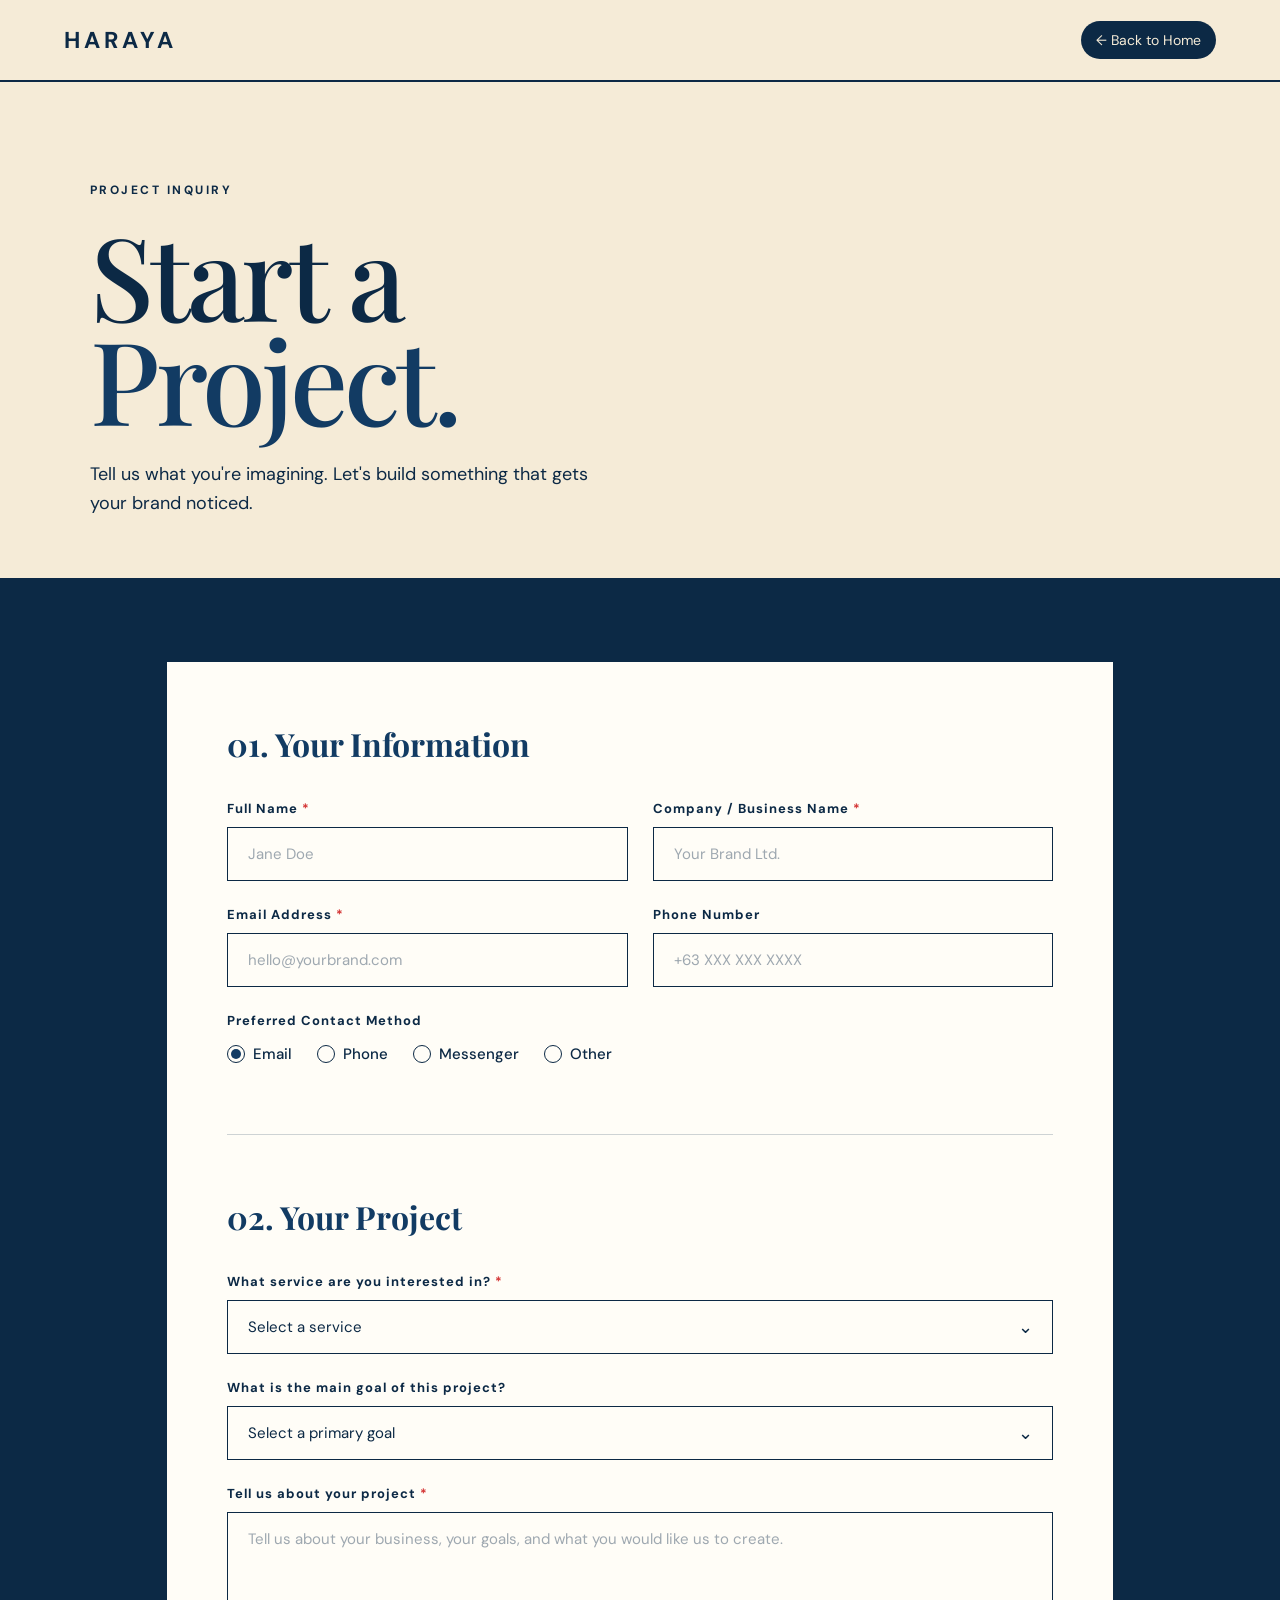
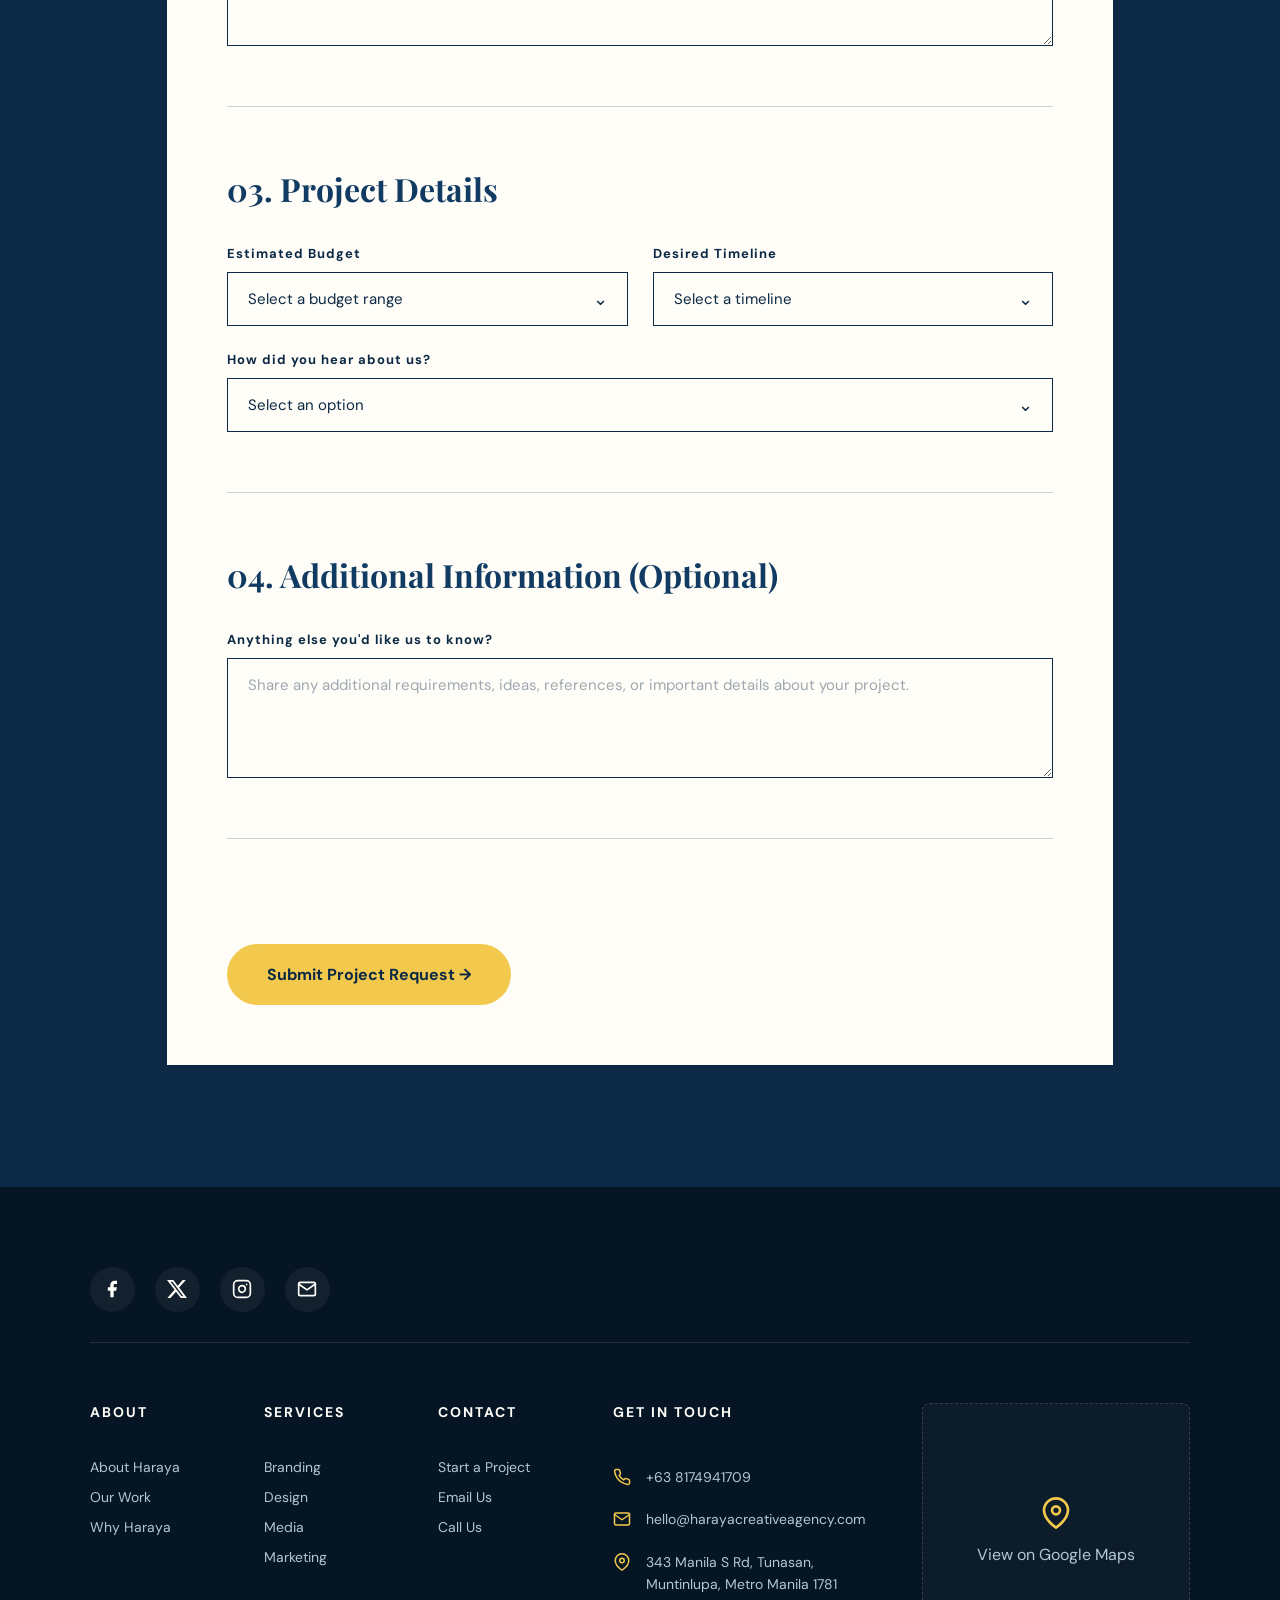
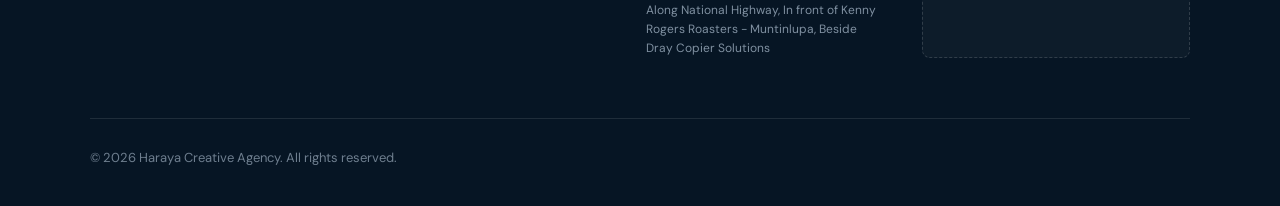
<file: start-project.html>
<!DOCTYPE html>
<html lang="en">
<head>
    <meta charset="UTF-8">
    <meta name="viewport" content="width=device-width, initial-scale=1.0">
    <title>Start a Project — Haraya Creative Agency</title>

    <!-- GOOGLE FONTS -->
    <link rel="preconnect" href="https://fonts.googleapis.com">
    <link rel="preconnect" href="https://fonts.gstatic.com" crossorigin>
    <link href="https://fonts.googleapis.com/css2?family=DM+Sans:wght@400;500;600;700&family=Playfair+Display:wght@500;600;700&display=swap" rel="stylesheet">
    
    <link rel="stylesheet" href="style.css">
</head>
<body class="page-start-project">

    <!-- =========================================
         HEADER
    ========================================== -->
    <header class="navbar project-navbar" id="projectNavbar">
        <a href="index.html" class="nav-logo">HARAYA</a>
        
        <nav class="desktop-nav">
            <a href="index.html" class="nav-cta back-home-btn">← Back to Home</a>
        </nav>

        <!-- Mobile Back Button -->
        <a href="index.html" class="mobile-back-btn">← Back</a>
    </header>

    <main>
        <!-- =====================================
             PROJECT HERO
        ====================================== -->
        <section class="project-hero">
            <div class="section-label">PROJECT INQUIRY</div>
            <h1>
                Start a<br>
                <em>Project.</em>
            </h1>
            <p>Tell us what you're imagining. Let's build something that gets your brand noticed.</p>
        </section>

        <!-- =====================================
             FORM SECTION
        ====================================== -->
        <section class="project-form-section">
            <div class="form-container">
                <form id="projectForm" class="inquiry-form">
                    
                    <!-- SECTION 1: YOUR INFORMATION -->
                    <div class="form-section">
                        <h3>01. Your Information</h3>
                        
                        <div class="form-grid">
                            <div class="form-group">
                                <label for="fullName">Full Name <span>*</span></label>
                                <input type="text" id="fullName" name="fullName" required placeholder="Jane Doe">
                            </div>

                            <div class="form-group">
                                <label for="companyName">Company / Business Name <span>*</span></label>
                                <input type="text" id="companyName" name="companyName" required placeholder="Your Brand Ltd.">
                            </div>

                            <div class="form-group">
                                <label for="emailAddress">Email Address <span>*</span></label>
                                <input type="email" id="emailAddress" name="emailAddress" required placeholder="hello@yourbrand.com">
                            </div>

                            <div class="form-group">
                                <label for="phoneNumber">Phone Number</label>
                                <input type="tel" id="phoneNumber" name="phoneNumber" placeholder="+63 XXX XXX XXXX">
                            </div>

                            <div class="form-group full-width">
                                <label>Preferred Contact Method</label>
                                <div class="radio-group">
                                    <label class="radio-label"><input type="radio" name="contactMethod" value="Email" checked> Email</label>
                                    <label class="radio-label"><input type="radio" name="contactMethod" value="Phone"> Phone</label>
                                    <label class="radio-label"><input type="radio" name="contactMethod" value="Messenger"> Messenger</label>
                                    <label class="radio-label"><input type="radio" name="contactMethod" value="Other"> Other</label>
                                </div>
                            </div>
                        </div>
                    </div>

                    <!-- SECTION 2: YOUR PROJECT -->
                    <div class="form-section">
                        <h3>02. Your Project</h3>
                        
                        <div class="form-grid">
                            <div class="form-group full-width">
                                <label for="serviceNeeded">What service are you interested in? <span>*</span></label>
                                <div class="select-wrapper">
                                    <select id="serviceNeeded" name="serviceNeeded" required>
                                        <option value="" disabled selected>Select a service</option>
                                        <option value="Branding">Branding</option>
                                        <option value="Logo Design">Logo Design</option>
                                        <option value="Brand Identity">Brand Identity</option>
                                        <option value="Graphic Design">Graphic Design</option>
                                        <option value="Web Design">Web Design</option>
                                        <option value="Photography">Photography</option>
                                        <option value="Video Production">Video Production</option>
                                        <option value="Content Creation">Content Creation</option>
                                        <option value="Marketing">Marketing</option>
                                        <option value="Other">Other</option>
                                    </select>
                                </div>
                            </div>

                            <div class="form-group full-width">
                                <label for="projectGoal">What is the main goal of this project?</label>
                                <div class="select-wrapper">
                                    <select id="projectGoal" name="projectGoal">
                                        <option value="" disabled selected>Select a primary goal</option>
                                        <option value="Build a new brand">Build a new brand</option>
                                        <option value="Improve an existing brand">Improve an existing brand</option>
                                        <option value="Create a website">Create a website</option>
                                        <option value="Promote a product or service">Promote a product or service</option>
                                        <option value="Create marketing content">Create marketing content</option>
                                        <option value="Increase brand awareness">Increase brand awareness</option>
                                        <option value="Other">Other</option>
                                    </select>
                                </div>
                            </div>

                            <div class="form-group full-width">
                                <label for="projectDescription">Tell us about your project <span>*</span></label>
                                <textarea id="projectDescription" name="projectDescription" required rows="5" placeholder="Tell us about your business, your goals, and what you would like us to create."></textarea>
                            </div>
                        </div>
                    </div>

                    <!-- SECTION 3: PROJECT DETAILS -->
                    <div class="form-section">
                        <h3>03. Project Details</h3>
                        
                        <div class="form-grid">
                            <div class="form-group">
                                <label for="estimatedBudget">Estimated Budget</label>
                                <div class="select-wrapper">
                                    <select id="estimatedBudget" name="estimatedBudget">
                                        <option value="" disabled selected>Select a budget range</option>
                                        <option value="Under ₱10,000">Under ₱10,000</option>
                                        <option value="₱10,000 - ₱25,000">₱10,000 – ₱25,000</option>
                                        <option value="₱25,000 - ₱50,000">₱25,000 – ₱50,000</option>
                                        <option value="₱50,000 - ₱100,000">₱50,000 – ₱100,000</option>
                                        <option value="₱100,000+">₱100,000+</option>
                                        <option value="Not sure yet">I'm not sure yet</option>
                                    </select>
                                </div>
                            </div>

                            <div class="form-group">
                                <label for="desiredTimeline">Desired Timeline</label>
                                <div class="select-wrapper">
                                    <select id="desiredTimeline" name="desiredTimeline">
                                        <option value="" disabled selected>Select a timeline</option>
                                        <option value="ASAP">As soon as possible</option>
                                        <option value="Within 1 month">Within 1 month</option>
                                        <option value="1-3 months">1–3 months</option>
                                        <option value="3-6 months">3–6 months</option>
                                        <option value="Flexible">Flexible / No specific deadline</option>
                                    </select>
                                </div>
                            </div>
                            
                            <div class="form-group full-width">
                                <label for="referralSource">How did you hear about us?</label>
                                <div class="select-wrapper">
                                    <select id="referralSource" name="referralSource">
                                        <option value="" disabled selected>Select an option</option>
                                        <option value="Facebook">Facebook</option>
                                        <option value="Instagram">Instagram</option>
                                        <option value="Google">Google</option>
                                        <option value="Referral">Referral</option>
                                        <option value="Other">Other</option>
                                    </select>
                                </div>
                            </div>
                        </div>
                    </div>

                    <!-- SECTION 4: ADDITIONAL INFO -->
                    <div class="form-section">
                        <h3>04. Additional Information (Optional)</h3>
                        <div class="form-group full-width">
                            <label for="additionalInfo">Anything else you'd like us to know?</label>
                            <textarea id="additionalInfo" name="additionalInfo" rows="4" placeholder="Share any additional requirements, ideas, references, or important details about your project."></textarea>
                        </div>
                    </div>

                    <!-- SUBMIT BUTTON -->
                    <div class="form-submit">
                        <button type="submit" class="cta-button submit-btn">Submit Project Request →</button>
                    </div>

                </form>
            </div>
        </section>
    </main>

    <!-- SUCCESS POPUP -->
    <div class="success-overlay" id="successOverlay">
        <div class="success-popup">
            <div class="success-icon">
                <svg viewBox="0 0 24 24" fill="none" stroke="currentColor" stroke-width="2.5" stroke-linecap="round" stroke-linejoin="round">
                    <polyline points="20 6 9 17 4 12"></polyline>
                </svg>
            </div>
            <h2>Project Request Submitted</h2>
            <p>Thank you for reaching out to Haraya Creative Agency. We've received your project request and will get back to you soon.</p>
        </div>
    </div>

    <!-- =========================================
         FOOTER (Exact Match)
    ========================================== -->
    <footer class="haraya-footer">
        <div class="haraya-footer-container">
            <div class="haraya-footer-socials">
                <a href="https://www.facebook.com/share/19Nyep2dYW/?mibextid=wwXIfr" target="_blank" aria-label="Facebook">
                    <svg viewBox="0 0 24 24"><path d="M18 2h-3a5 5 0 0 0-5 5v3H7v4h3v8h4v-8h3l1-4h-4V7a1 1 0 0 1 1-1h3z"></path></svg>
                </a>
                <a href="https://x.com/hiraya_4A" target="_blank" aria-label="X (Twitter)">
                    <svg viewBox="0 0 24 24"><path d="M18.901 1.153h3.68l-8.04 9.19L24 22.846h-7.406l-5.8-7.584-6.638 7.584H.474l8.6-9.83L0 1.154h7.594l5.243 6.932ZM17.61 20.644h2.039L6.486 3.24H4.298Z"></path></svg>
                </a>
                <a href="https://www.instagram.com/harayacreativeagency/" target="_blank" aria-label="Instagram">
                    <svg viewBox="0 0 24 24" fill="none" stroke="currentColor" stroke-width="2" stroke-linecap="round" stroke-linejoin="round"><rect x="2" y="2" width="20" height="20" rx="5" ry="5"></rect><path d="M16 11.37A4 4 0 1 1 12.63 8 4 4 0 0 1 16 11.37z"></path><line x1="17.5" y1="6.5" x2="17.51" y2="6.5"></line></svg>
                </a>
                <a href="mailto:hello@harayacreativeagency.com" aria-label="Email Us">
                    <svg viewBox="0 0 24 24" fill="none" stroke="currentColor" stroke-width="2" stroke-linecap="round" stroke-linejoin="round"><path d="M4 4h16c1.1 0 2 .9 2 2v12c0 1.1-.9 2-2 2H4c-1.1 0-2-.9-2-2V6c0-1.1.9-2 2-2z"></path><polyline points="22,6 12,13 2,6"></polyline></svg>
                </a>
            </div>

            <div class="haraya-footer-main">
                <div class="haraya-footer-links-group">
                    <h4 class="haraya-footer-heading">About</h4>
                    <a href="index.html#about">About Haraya</a>
                    <a href="index.html#work">Our Work</a>
                    <a href="index.html#why">Why Haraya</a>
                </div>
                
                <div class="haraya-footer-links-group">
                    <h4 class="haraya-footer-heading">Services</h4>
                    <a href="index.html#branding">Branding</a>
                    <a href="index.html#design">Design</a>
                    <a href="index.html#media">Media</a>
                    <a href="index.html#marketing">Marketing</a>
                </div>
                
                <div class="haraya-footer-links-group">
                    <h4 class="haraya-footer-heading">Contact</h4>
                    <a href="start-project.html">Start a Project</a>
                    <a href="mailto:hello@harayacreativeagency.com">Email Us</a>
                    <a href="tel:+638174941709">Call Us</a>
                </div>

                <div class="haraya-footer-contact-info">
                    <h4 class="haraya-footer-heading">Get in Touch</h4>
                    <div class="haraya-footer-contact-item">
                        <span class="haraya-footer-icon">
                            <svg viewBox="0 0 24 24" fill="none" stroke="currentColor" stroke-width="2" stroke-linecap="round" stroke-linejoin="round"><path d="M22 16.92v3a2 2 0 0 1-2.18 2 19.79 19.79 0 0 1-8.63-3.07 19.5 19.5 0 0 1-6-6 19.79 19.79 0 0 1-3.07-8.67A2 2 0 0 1 4.11 2h3a2 2 0 0 1 2 1.72 12.84 12.84 0 0 0 .7 2.81 2 2 0 0 1-.45 2.11L8.09 9.91a16 16 0 0 0 6 6l1.27-1.27a2 2 0 0 1 2.11-.45 12.84 12.84 0 0 0 2.81.7A2 2 0 0 1 22 16.92z"></path></svg>
                        </span>
                        <a href="tel:+638174941709">+63 8174941709</a>
                    </div>
                    <div class="haraya-footer-contact-item">
                        <span class="haraya-footer-icon">
                            <svg viewBox="0 0 24 24" fill="none" stroke="currentColor" stroke-width="2" stroke-linecap="round" stroke-linejoin="round"><path d="M4 4h16c1.1 0 2 .9 2 2v12c0 1.1-.9 2-2 2H4c-1.1 0-2-.9-2-2V6c0-1.1.9-2 2-2z"></path><polyline points="22,6 12,13 2,6"></polyline></svg>
                        </span>
                        <a href="mailto:hello@harayacreativeagency.com">hello@harayacreativeagency.com</a>
                    </div>
                    <div class="haraya-footer-contact-item">
                        <span class="haraya-footer-icon">
                            <svg viewBox="0 0 24 24" fill="none" stroke="currentColor" stroke-width="2" stroke-linecap="round" stroke-linejoin="round"><path d="M21 10c0 7-9 13-9 13s-9-6-9-13a9 9 0 0 1 18 0z"></path><circle cx="12" cy="10" r="3"></circle></svg>
                        </span>
                        <a href="https://maps.google.com/?q=343+Manila+S+Rd,+Tunasan,+Muntinlupa,+Metro+Manila+1781" target="_blank" rel="noopener noreferrer">
                            343 Manila S Rd, Tunasan, Muntinlupa, Metro Manila 1781
                            <small>Along National Highway, In front of Kenny Rogers Roasters - Muntinlupa, Beside Dray Copier Solutions</small>
                        </a>
                    </div>
                </div>

                <div class="haraya-footer-map-area">
                    <a href="https://maps.google.com/?q=343+Manila+S+Rd,+Tunasan,+Muntinlupa,+Metro+Manila+1781" target="_blank" rel="noopener noreferrer" class="haraya-footer-map-placeholder" aria-label="Open in Google Maps">
                        <span class="haraya-footer-map-icon">
                            <svg viewBox="0 0 24 24" fill="none" stroke="currentColor" stroke-width="2" stroke-linecap="round" stroke-linejoin="round"><path d="M21 10c0 7-9 13-9 13s-9-6-9-13a9 9 0 0 1 18 0z"></path><circle cx="12" cy="10" r="3"></circle></svg>
                        </span>
                        <span>View on Google Maps</span>
                    </a>
                </div>
            </div>

            <div class="haraya-footer-bottom">
                <p>&copy; 2026 Haraya Creative Agency. All rights reserved.</p>
            </div>
        </div>
    </footer>

    <script src="script.js"></script>
</body>
</html>
</file>
<file: style.css>
/* Color Palette */
:root {
    --blue: #123B63;
    --yellow: #F2C94C;
    --cream: #F5EBD7;
    --dark-blue: #0C2945;
    --white: #FFFDF7;
}

/* Reset */
* {
    margin: 0;
    padding: 0;
    box-sizing: border-box;
}

html {
    scroll-behavior: smooth;
}

body {
    background: var(--cream);
    color: var(--dark-blue);
    font-family: "DM Sans", sans-serif;
    overflow-x: hidden;
}

img {
    max-width: 100%;
    display: block;
}

button, input, textarea, select {
    font: inherit;
}

a {
    color: inherit;
}

/* Navbar */
.navbar {
    position: fixed;
    top: 0;
    left: 0;
    width: 100%;
    height: 82px;
    padding: 0 5vw;
    display: flex;
    align-items: center;
    justify-content: space-between;
    z-index: 1000;
    transition: opacity 0.45s ease, transform 0.45s ease;
}

.navbar.hidden {
    opacity: 0;
    transform: translateY(-100%);
    pointer-events: none;
}

.nav-logo {
    text-decoration: none;
    font-size: 23px;
    font-weight: 700;
    letter-spacing: 4px;
}

/* Desktop Nav */
.desktop-nav {
    display: flex;
    align-items: center;
    gap: 5px;
}

.desktop-nav > a,
.service-button {
    padding: 10px 15px;
    border: none;
    background: transparent;
    text-decoration: none;
    font-family: inherit;
    font-size: 14px;
    cursor: pointer;
    color: var(--dark-blue);
}

.nav-cta {
    background: var(--dark-blue) !important;
    color: var(--cream) !important;
    border-radius: 999px;
    margin-left: 8px;
    transition: background 0.25s ease, color 0.25s ease, transform 0.25s ease;
}

.nav-cta:hover {
    background: var(--yellow) !important;
    color: var(--dark-blue) !important;
    transform: translateY(-2px);
}

/* Service Dropdown */
.service-dropdown {
    position: relative;
}

.service-button {
    display: inline-flex;
    align-items: center;
    gap: 4px;
}

.service-button span {
    font-size: 14px;
    transform: translateY(-1px);
}

.desktop-dropdown {
    position: absolute;
    top: calc(100% + 8px);
    left: 50%;
    transform: translateX(-50%) translateY(8px);
    width: 190px;
    padding: 8px;
    background: var(--white);
    border: 2px solid var(--dark-blue);
    border-radius: 15px;
    opacity: 0;
    visibility: hidden;
    transition: opacity 0.2s ease, transform 0.2s ease;
}

.service-dropdown:hover .desktop-dropdown {
    opacity: 1;
    visibility: visible;
    transform: translateX(-50%) translateY(0);
}

.desktop-dropdown a {
    display: block;
    padding: 11px 13px;
    border-radius: 999px;
    text-decoration: none;
    font-size: 13px;
}

.desktop-dropdown a:hover {
    background: var(--yellow);
}

/* Mobile Menu Button */
.menu-button {
    display: none;
    width: 45px;
    height: 45px;
    border: none;
    background: var(--dark-blue);
    border-radius: 50%;
    cursor: pointer;
    align-items: center;
    justify-content: center;
    flex-direction: column;
    gap: 5px;
}

.menu-button span {
    width: 18px;
    height: 2px;
    background: var(--cream);
}

/* Mobile Menu Overlay */
.menu-overlay {
    position: fixed;
    inset: 0;
    background: rgba(12, 41, 69, 0.35);
    z-index: 1100;
    opacity: 0;
    visibility: hidden;
    transition: opacity 0.3s ease;
}

.menu-overlay.active {
    opacity: 1;
    visibility: visible;
}

.mobile-menu {
    position: fixed;
    top: 0;
    right: 0;
    width: min(86vw, 380px);
    height: 100vh;
    height: 100svh;
    background: var(--cream);
    z-index: 1200;
    padding: 100px 35px 40px;
    transform: translateX(100%);
    transition: transform 0.4s ease;
    overflow-y: auto;
}

.mobile-menu.active {
    transform: translateX(0);
}

.close-menu {
    position: absolute;
    top: 25px;
    right: 28px;
    border: none;
    background: transparent;
    font-size: 40px;
    font-weight: 300;
    color: var(--dark-blue);
    cursor: pointer;
}

.mobile-menu nav {
    display: flex;
    flex-direction: column;
}

.mobile-menu nav > a,
.mobile-services-button {
    padding: 17px 0;
    border: none;
    border-bottom: 1px solid rgba(12, 41, 69, 0.18);
    background: transparent;
    color: var(--dark-blue);
    text-align: left;
    text-decoration: none;
    font-family: inherit;
    font-size: 18px;
    cursor: pointer;
}

.mobile-services-button {
    display: flex;
    justify-content: space-between;
    align-items: center;
}

.mobile-services-button span {
    font-size: 24px;
}

.mobile-services {
    display: none;
    padding-left: 20px;
}

.mobile-services.active {
    display: block;
}

.mobile-services a {
    display: block;
    padding: 12px 0;
    text-decoration: none;
    font-size: 15px;
}

/* Hero Section */
.hero {
    position: relative;
    height: 150vh;
    background: var(--cream);
    overflow: hidden;
}

.agency-title {
    position: fixed;
    top: 145px;
    left: 5vw;
    right: 5vw;
    z-index: 20;
    transition: opacity 0.4s ease, transform 0.4s ease;
}

.agency-title.hidden {
    opacity: 0;
    transform: translateY(-30px);
    pointer-events: none;
}

.agency-title p {
    margin-bottom: 12px;
    font-size: 13px;
    font-weight: 700;
    letter-spacing: 3px;
}

.agency-title h1 {
    max-width: 650px;
    font-family: "Playfair Display", serif;
    font-size: clamp(55px, 8vw, 125px);
    line-height: 0.92;
    font-weight: 600;
    letter-spacing: -4px;
    overflow-wrap: break-word;
}

.agency-tagline {
    margin-top: 25px;
    display: inline-block;
    max-width: 100%;
    padding: 10px 17px;
    border: 1.5px solid var(--dark-blue);
    border-radius: 999px;
    font-size: 12px;
    font-weight: 600;
    letter-spacing: 1px;
}

/* Hero Half Circle */
.hero-half-circle {
    position: absolute;
    left: 50%;
    bottom: -2px;
    width: 860px;
    height: 430px;
    transform: translateX(-50%);
    background: var(--blue);
    border-radius: 860px 860px 0 0;
    z-index: 5;
    transition: width 0.05s linear, height 0.05s linear;
}

.hero-logo {
    position: absolute;
    left: 50%;
    top: 50%;
    transform: translate(-50%, -50%);
}

.logo-frame {
    width: 235px;
    height: 235px;
    border: 10px solid var(--blue);
    border-radius: 50%;
    background: var(--dark-blue);
    display: flex;
    align-items: center;
    justify-content: center;
}

.logo-placeholder {
    width: 180px;
    height: 180px;
    border: 2px dashed var(--dark-blue);
    border-radius: 50%;
    display: flex;
    align-items: center;
    justify-content: center;
    text-align: center;
    font-size: 13px;
    font-weight: 700;
    letter-spacing: 2px;
}

/* Hero Message */
.hero-message {
    position: fixed;
    right: 5vw;
    bottom: 65px;
    z-index: 20;
    text-align: right;
    transition: opacity 0.4s ease, transform 0.4s ease;
}

.hero-message.hidden {
    opacity: 0;
    transform: translateY(30px);
}

.hero-message p {
    font-family: "Playfair Display", serif;
    font-size: 25px;
    line-height: 1.1;
}

.hero-message span {
    display: block;
    margin-top: 15px;
    font-size: 12px;
    letter-spacing: 1px;
}

/* General Section Label */
.section-label {
    font-size: 12px;
    font-weight: 700;
    letter-spacing: 2.5px;
    text-transform: uppercase;
}

/* Work Section */
.work-section {
    position: relative;
    min-height: 470vh;
    background: var(--dark-blue);
    color: var(--cream);
}

.work-intro {
    min-height: 70vh;
    padding: 130px 7vw 90px;
    display: flex;
    flex-direction: column;
    justify-content: center;
}

.work-intro h2 {
    margin-top: 35px;
    font-family: "Playfair Display", serif;
    font-size: clamp(60px, 9vw, 140px);
    line-height: 0.9;
    font-weight: 500;
    letter-spacing: -4px;
    overflow-wrap: break-word;
}

.work-intro h2 em {
    color: var(--yellow);
    font-style: normal;
}

.work-intro p {
    max-width: 430px;
    margin-top: 45px;
    margin-left: auto;
    font-size: 17px;
    line-height: 1.6;
}

/* Campaign Stage */
.campaign-stage {
    position: sticky;
    top: 0;
    height: 100vh;
    height: 100svh;
    min-height: 650px;
    overflow: hidden;
    display: flex;
    align-items: center;
    justify-content: center;
    padding-top: 90px;
}

.campaign-image {
    position: absolute;
    width: 54vw;
    max-width: 780px;
    height: 65vh;
    right: 7vw;
    top: 55%;
    transform: translateY(-50%);
    background: var(--cream);
    overflow: hidden;
    transition: transform 0.7s cubic-bezier(.22,.61,.36,1), opacity 0.5s ease;
}

.image-placeholder {
    width: 100%;
    height: 100%;
    display: flex;
    align-items: center;
    justify-content: center;
    text-align: center;
    color: var(--dark-blue);
    font-family: "Playfair Display", serif;
    font-size: 30px;
    line-height: 1.1;
}

.campaign-content {
    position: absolute;
    left: 8vw;
    top: 58%;
    width: 35vw;
    max-width: 500px;
    transform: translateY(-50%);
    transition: opacity 0.45s ease, transform 0.6s ease;
    z-index: 10;
}

.campaign-small {
    font-size: 12px;
    font-weight: 700;
    letter-spacing: 2px;
}

.campaign-content h3 {
    margin-top: 15px;
    font-family: "Playfair Display", serif;
    font-size: clamp(50px, 6.5vw, 95px);
    line-height: 0.92;
    font-weight: 500;
    letter-spacing: -3px;
    overflow-wrap: break-word;
}

.campaign-content h3 em {
    color: var(--yellow);
    font-style: normal;
}

.campaign-content p {
    max-width: 390px;
    margin-top: 25px;
    font-size: 16px;
    line-height: 1.65;
}

.campaign-category {
    display: inline-block;
    margin-top: 25px;
    padding: 9px 14px;
    border: 1px solid var(--cream);
    border-radius: 999px;
    font-size: 10px;
    letter-spacing: 1.5px;
}

.campaign-progress {
    position: absolute;
    top: 55%;
    left: 3vw;
    transform: translateY(-50%);
    display: flex;
    align-items: center;
    gap: 12px;
    font-size: 11px;
    letter-spacing: 2px;
    z-index: 5;
}

.progress-line {
    width: 40px;
    height: 1px;
    background: var(--cream);
    opacity: 0.5;
}

.campaign-dots {
    position: absolute;
    bottom: 40px;
    left: 50%;
    transform: translateX(-50%);
    display: flex;
    gap: 10px;
    z-index: 20;
}

.campaign-dot {
    width: 9px;
    height: 9px;
    border: 1px solid var(--cream);
    border-radius: 50%;
    transition: background 0.3s ease, transform 0.3s ease;
}

.campaign-dot.active {
    background: var(--yellow);
    border-color: var(--yellow);
    transform: scale(1.35);
}

/* Needs Section */
.needs-section {
    min-height: 100vh;
    padding: 130px 7vw;
    background: var(--yellow);
}

.needs-layout {
    display: grid;
    grid-template-columns: 1fr 1fr;
    gap: 10vw;
    margin-top: 80px;
}

.needs-heading h2 {
    font-family: "Playfair Display", serif;
    font-size: clamp(65px, 8vw, 125px);
    line-height: 0.88;
    letter-spacing: -4px;
    font-weight: 500;
    overflow-wrap: break-word;
}

.needs-heading h2 em {
    font-style: normal;
    color: var(--blue);
}

.large-copy {
    max-width: 550px;
    font-family: "Playfair Display", serif;
    font-size: clamp(28px, 3vw, 45px);
    line-height: 1.15;
}

.needs-list {
    margin-top: 80px;
}

.need-item {
    display: grid;
    grid-template-columns: 55px 1fr;
    gap: 20px;
    padding: 30px 0;
    border-top: 1px solid rgba(12, 41, 69, 0.3);
}

.need-item:last-child {
    border-bottom: 1px solid rgba(12, 41, 69, 0.3);
}

.need-item > span {
    font-size: 12px;
    font-weight: 700;
}

.need-item h3 {
    font-size: 19px;
    margin-bottom: 10px;
}

.need-item p {
    max-width: 500px;
    font-size: 14px;
    line-height: 1.6;
}

/* Services Section */
.services-section {
    padding: 140px 7vw;
    background: var(--cream);
}

.services-heading {
    max-width: 900px;
}

.services-heading h2 {
    margin-top: 30px;
    font-family: "Playfair Display", serif;
    font-size: clamp(65px, 9vw, 130px);
    line-height: 0.9;
    letter-spacing: -4px;
    font-weight: 500;
    overflow-wrap: break-word;
}

.services-heading h2 em {
    color: var(--blue);
    font-style: normal;
}

.services-heading p {
    max-width: 500px;
    margin-top: 40px;
    margin-left: auto;
    font-size: 16px;
    line-height: 1.6;
}

.services-grid {
    margin-top: 100px;
    display: grid;
    grid-template-columns: repeat(2, 1fr);
    gap: 20px;
}

.service-card {
    min-height: 440px;
    padding: 40px;
    background: var(--white);
    border: 2px solid var(--dark-blue);
    position: relative;
    display: flex;
    flex-direction: column;
    transition: transform 0.3s ease, background 0.3s ease, color 0.3s ease;
}

.service-card:hover {
    transform: translateY(-8px);
    background: var(--blue);
    color: var(--cream);
}

.service-number {
    font-size: 12px;
    font-weight: 700;
    letter-spacing: 2px;
}

.service-card h3 {
    margin-top: 75px;
    font-family: "Playfair Display", serif;
    font-size: 55px;
    font-weight: 500;
    line-height: 1;
}

.service-card > p {
    max-width: 360px;
    margin-top: 18px;
    font-size: 15px;
    line-height: 1.6;
}

.service-card ul {
    margin-top: auto;
    padding-top: 30px;
    list-style: none;
}

.service-card li {
    margin-top: 6px;
    font-size: 13px;
}

.service-card li::before {
    content: "—";
    margin-right: 8px;
}

/* Process Section */
.process-section {
    height: 400vh;
    background: var(--blue);
    color: var(--cream);
}

.process-sticky {
    position: sticky;
    top: 0;
    height: 100vh;
    height: 100svh;
    overflow: hidden;
    padding: 110px 7vw;
}

.process-header h2 {
    margin-top: 30px;
    font-family: "Playfair Display", serif;
    font-size: clamp(60px, 8vw, 120px);
    line-height: 0.9;
    letter-spacing: -4px;
    font-weight: 500;
}

.process-header h2 em {
    color: var(--yellow);
    font-style: normal;
}

.process-scene {
    position: absolute;
    inset: 0;
    display: flex;
    align-items: center;
    justify-content: center;
    flex-direction: column;
    padding: 100px 7vw;
}

.process-number {
    color: var(--yellow);
    font-size: 13px;
    font-weight: 700;
    letter-spacing: 3px;
}

.process-word {
    margin-top: 20px;
    max-width: 90vw;
    font-family: "Playfair Display", serif;
    font-size: clamp(70px, 13vw, 190px);
    line-height: 0.9;
    text-align: center;
    letter-spacing: -5px;
    overflow-wrap: break-word;
}

.process-description {
    max-width: 480px;
    margin-top: 35px;
    text-align: center;
    font-size: 16px;
    line-height: 1.7;
}

.process-progress {
    display: flex;
    gap: 12px;
    margin-top: 40px;
}

.process-dot {
    width: 10px;
    height: 10px;
    border: 1px solid var(--cream);
    border-radius: 50%;
}

.process-dot.active {
    background: var(--yellow);
    border-color: var(--yellow);
}

/* Why Section */
.why-section {
    padding: 140px 7vw;
    background: var(--white);
}

.why-heading {
    margin-top: 60px;
}

.why-heading h2 {
    font-family: "Playfair Display", serif;
    font-size: clamp(70px, 10vw, 150px);
    line-height: 0.85;
    font-weight: 500;
    letter-spacing: -5px;
    overflow-wrap: break-word;
}

.why-heading h2 em {
    color: var(--blue);
    font-style: normal;
}

.why-grid {
    margin-top: 100px;
    display: grid;
    grid-template-columns: repeat(2, 1fr);
    border-top: 1px solid var(--dark-blue);
}

.why-card {
    min-height: 300px;
    padding: 35px;
    border-bottom: 1px solid var(--dark-blue);
}

.why-card:nth-child(odd) {
    border-right: 1px solid var(--dark-blue);
}

.why-card span {
    font-size: 12px;
    font-weight: 700;
}

.why-card h3 {
    margin-top: 55px;
    font-family: "Playfair Display", serif;
    font-size: 38px;
    font-weight: 500;
    line-height: 1.05;
}

.why-card p {
    max-width: 380px;
    margin-top: 15px;
    font-size: 15px;
    line-height: 1.6;
}

/* Contact Section */
.contact-section {
    min-height: 100vh;
    background: var(--dark-blue);
    color: var(--cream);
    display: flex;
    align-items: center;
    justify-content: center;
    text-align: center;
    padding: 100px 7vw;
}

.contact-inner {
    width: 100%;
    max-width: 950px;
}

.contact-inner .section-label {
    color: var(--yellow);
}

.contact-inner h2 {
    margin-top: 35px;
    font-family: "Playfair Display", serif;
    font-size: clamp(75px, 11vw, 165px);
    line-height: 0.85;
    font-weight: 500;
    letter-spacing: -6px;
    overflow-wrap: break-word;
}

.contact-inner h2 em {
    color: var(--yellow);
    font-style: normal;
}

.contact-inner > p:not(.section-label) {
    max-width: 550px;
    margin: 45px auto 0;
    font-size: 17px;
    line-height: 1.7;
}

.cta-button {
    display: inline-block;
    margin-top: 45px;
    padding: 18px 30px;
    background: var(--yellow);
    color: var(--dark-blue);
    text-decoration: none;
    border-radius: 999px;
    font-weight: 700;
    transition: transform 0.3s ease, background 0.3s ease;
}

.cta-button:hover {
    transform: translateY(-5px);
    background: var(--cream);
}

/* Responsive: Tablet Breakpoint */
@media (max-width: 900px) {
    .desktop-nav {
        display: none;
    }

    .menu-button {
        display: flex;
    }

    .hero {
        height: 100vh;
        height: 100svh;
        min-height: 620px;
    }

    .agency-title {
        top: 110px;
        left: 6vw;
        right: 6vw;
    }

    .agency-title h1 {
        font-size: clamp(50px, 10vw, 90px);
    }

    .hero-message {
        position: fixed;
        top: 320px;
        left: 50%;
        right: auto;
        bottom: auto;
        transform: translateX(-50%);
        width: 88vw;
        max-width: none;
        text-align: center;
        color: var(--dark-blue);
    }

    .hero-message.hidden {
        opacity: 0;
        transform: translate(-50%, 30px);
    }

    .hero-half-circle {
        width: 130vw;
        height: 65vw;
        bottom: -10px;
    }

    .needs-layout {
        grid-template-columns: 1fr;
        gap: 70px;
    }

    .services-grid {
        grid-template-columns: 1fr;
    }

    /* REDUCED MOBILE SCROLL TRACK: Eliminates empty space after cards finish */
    .work-section {
        min-height: 260vh !important;
    }

    .work-intro {
        min-height: 50vh !important;
        padding: 90px 6vw 30px !important;
    }

    /* PRESERVES STICKY PINNING ON MOBILE */
    .campaign-stage {
        position: sticky !important;
        top: 0 !important;
        height: 100vh !important;
        height: 100svh !important;
        min-height: 0 !important;
        padding: 70px 6vw 25px !important;
        display: flex !important;
        flex-direction: column !important;
        justify-content: space-between !important;
        align-items: stretch !important;
        box-sizing: border-box !important;
        overflow: hidden !important;
    }

    .campaign-content {
        position: relative !important;
        top: auto !important;
        left: auto !important;
        transform: none !important;
        width: 78vw !important;
        max-width: none !important;
        margin-top: 10px !important;
        margin-bottom: 0 !important;
        z-index: 10 !important;
    }

    /* Vertical Counter (01 - 03) matching photo */
    .campaign-progress {
        position: absolute !important;
        top: 130px !important;
        right: 6vw !important;
        left: auto !important;
        transform: none !important;
        display: flex !important;
        flex-direction: column !important;
        align-items: center !important;
        gap: 6px !important;
        font-size: 11px !important;
        letter-spacing: 2px !important;
        z-index: 10 !important;
    }

    .progress-line {
        width: 1px !important;
        height: 32px !important;
        background: var(--cream) !important;
    }

    .campaign-image {
        position: relative !important;
        top: auto !important;
        right: auto !important;
        left: auto !important;
        bottom: auto !important;
        transform: none !important;
        width: 100% !important;
        max-width: none !important;
        height: 42vh !important;
        max-height: 320px !important;
        margin-top: auto !important;
        margin-bottom: 10px !important;
    }

    .campaign-dots {
        position: relative !important;
        bottom: auto !important;
        left: auto !important;
        transform: none !important;
        display: flex !important;
        justify-content: center !important;
        align-items: center !important;
        gap: 12px !important;
        margin-bottom: 10px !important;
        z-index: 20 !important;
    }
}

/* Responsive: Mobile Screens (max-width: 600px) */
@media (max-width: 600px) {
    .section-label {
        font-size: 10px;
        letter-spacing: 2px;
    }

    .navbar {
        height: 72px;
        padding: 0 6vw;
    }

    .nav-logo {
        font-size: 19px;
        letter-spacing: 3px;
    }

    .menu-button {
        width: 43px;
        height: 43px;
    }

    .hero {
        height: 100vh;
        height: 100svh;
        min-height: 600px;
    }

    .agency-title {
        top: 95px;
        left: 7vw;
        right: 7vw;
    }

    .agency-title p {
        margin-bottom: 8px;
        font-size: 9px;
        letter-spacing: 1.8px;
    }

    .agency-title h1 {
        max-width: 100%;
        font-size: clamp(38px, 11.5vw, 62px);
        line-height: 0.91;
        letter-spacing: -2px;
    }

    .agency-tagline {
        margin-top: 14px;
        max-width: 100%;
        padding: 7px 14px;
        font-size: 9px;
        letter-spacing: 0.8px;
        white-space: normal;
    }

    .hero-message {
        top: 290px;
        left: 50%;
        right: auto;
        bottom: auto;
        transform: translateX(-50%);
        width: 86vw;
        max-width: none;
        text-align: center;
        color: var(--dark-blue);
    }

    .hero-message p {
        font-size: 18px;
    }

    .hero-message span {
        margin-top: 8px;
        font-size: 9px;
    }

    .hero-half-circle {
        width: 135vw;
        height: 67.5vw;
        bottom: -10px;
    }

    .logo-frame {
        width: 135px;
        height: 135px;
        border-width: 6px;
    }

    .logo-placeholder {
        width: 105px;
        height: 105px;
        font-size: 9px;
        letter-spacing: 1px;
    }

    .work-intro {
        min-height: 45vh !important;
        padding: 85px 6vw 20px !important;
    }

    .work-intro h2 {
        margin-top: 20px;
        font-size: clamp(45px, 14vw, 75px);
        line-height: 0.9;
        letter-spacing: -3px;
    }

    .work-intro p {
        max-width: 100%;
        margin-top: 20px;
        margin-left: 0;
        font-size: 14px;
        line-height: 1.55;
    }

    /* Campaign Stage Mobile Sizing */
    .campaign-stage {
        padding: 60px 6vw 15px !important;
    }

    .campaign-content {
        width: 80vw !important;
    }

    .image-placeholder {
        font-size: 21px;
        padding: 20px;
    }

    .campaign-small {
        font-size: 9px;
        letter-spacing: 1.5px;
    }

    .campaign-content h3 {
        margin-top: 8px;
        max-width: 100%;
        font-size: clamp(36px, 10.5vw, 56px);
        line-height: 0.9;
        letter-spacing: -2px;
    }

    .campaign-content p {
        max-width: 100%;
        margin-top: 10px;
        font-size: 12.5px;
        line-height: 1.45;
    }

    .campaign-category {
        margin-top: 10px;
        padding: 6px 11px;
        font-size: 7.5px;
        letter-spacing: 1.2px;
    }

    .campaign-progress {
        top: 90px !important;
        right: 6vw !important;
        font-size: 9px !important;
    }

    .progress-line {
        height: 24px !important;
    }

    .campaign-image {
        height: 38vh !important;
        max-height: 250px !important;
    }

    .campaign-dots {
        gap: 9px !important;
        margin-bottom: 5px !important;
    }

    .campaign-dot {
        width: 8px;
        height: 8px;
    }

    .needs-section {
        min-height: auto;
        padding: 80px 7vw;
    }

    .needs-layout {
        margin-top: 50px;
        gap: 55px;
    }

    .needs-heading h2 {
        font-size: clamp(50px, 16vw, 82px);
        line-height: 0.88;
        letter-spacing: -3px;
    }

    .large-copy {
        max-width: 100%;
        font-size: clamp(25px, 7.5vw, 32px);
        line-height: 1.12;
    }

    .needs-list {
        margin-top: 50px;
    }

    .need-item {
        grid-template-columns: 30px 1fr;
        gap: 10px;
        padding: 25px 0;
    }

    .need-item > span {
        font-size: 10px;
    }

    .need-item h3 {
        font-size: 15px;
        line-height: 1.25;
        margin-bottom: 9px;
    }

    .need-item p {
        font-size: 12.5px;
        line-height: 1.55;
    }

    .services-section {
        padding: 100px 7vw;
    }

    .services-heading h2 {
        margin-top: 25px;
        font-size: clamp(50px, 16vw, 82px);
        line-height: 0.9;
        letter-spacing: -3px;
    }

    .services-heading p {
        max-width: 100%;
        margin-top: 30px;
        margin-left: 0;
        font-size: 14px;
        line-height: 1.55;
    }

    .services-grid {
        margin-top: 60px;
        gap: 16px;
    }

    .service-card {
        min-height: 0;
        padding: 28px;
    }

    .service-card h3 {
        margin-top: 50px;
        font-size: clamp(38px, 12vw, 48px);
        line-height: 1;
    }

    .service-card > p {
        max-width: 100%;
        margin-top: 16px;
        font-size: 13px;
        line-height: 1.55;
    }

    .service-card ul {
        position: static;
        margin-top: 30px;
        padding-top: 0;
    }

    .service-card li {
        font-size: 12px;
        line-height: 1.5;
    }

    .process-section {
        height: 400vh;
    }

    .process-sticky {
        height: 100svh;
        min-height: 650px;
        padding: 95px 7vw;
    }

    .process-scene {
        padding: 100px 7vw;
    }

    .process-header h2 {
        font-size: clamp(50px, 14vw, 76px);
        letter-spacing: -3px;
    }

    .process-number {
        font-size: 11px;
        letter-spacing: 2px;
    }

    .process-word {
        max-width: 90vw;
        font-size: clamp(50px, 16vw, 95px);
        letter-spacing: -3px;
        line-height: 0.9;
    }

    .process-description {
        width: 82vw;
        max-width: 420px;
        margin-top: 25px;
        font-size: 13px;
        line-height: 1.6;
    }

    .process-progress {
        gap: 9px;
        margin-top: 30px;
    }

    .process-dot {
        width: 8px;
        height: 8px;
    }

    .why-section {
        padding: 100px 7vw;
    }

    .why-heading {
        margin-top: 45px;
    }

    .why-heading h2 {
        font-size: clamp(55px, 17vw, 90px);
        line-height: 0.86;
        letter-spacing: -3px;
    }

    .why-grid {
        margin-top: 60px;
        grid-template-columns: 1fr;
    }

    .why-card {
        min-height: 0;
        padding: 28px;
    }

    .why-card:nth-child(odd) {
        border-right: none;
    }

    .why-card h3 {
        margin-top: 38px;
        font-size: clamp(28px, 8.5vw, 34px);
        line-height: 1.05;
    }

    .why-card p {
        max-width: 100%;
        margin-top: 14px;
        font-size: 13px;
        line-height: 1.55;
    }

    .contact-section {
        min-height: 100svh;
        padding: 80px 7vw;
    }

    .contact-inner h2 {
        margin-top: 28px;
        font-size: clamp(58px, 18vw, 95px);
        line-height: 0.86;
        letter-spacing: -4px;
    }

    .contact-inner > p:not(.section-label) {
        max-width: 100%;
        margin-top: 35px;
        font-size: 13.5px;
        line-height: 1.6;
    }

    .cta-button {
        margin-top: 35px;
        padding: 16px 25px;
        font-size: 14px;
    }
}

/* Responsive: Small Mobile (max-width: 360px) */
@media (max-width: 360px) {
    .navbar {
        padding: 0 5vw;
    }

    .nav-logo {
        font-size: 17px;
        letter-spacing: 2.5px;
    }

    .menu-button {
        width: 40px;
        height: 40px;
    }

    .hero {
        height: 100vh;
        height: 100svh;
        min-height: 560px;
    }

    .agency-title {
        top: 90px;
        left: 7vw;
        right: 7vw;
    }

    .agency-title p {
        font-size: 8px;
        letter-spacing: 1.4px;
    }

    .agency-title h1 {
        font-size: clamp(37px, 12vw, 55px);
        letter-spacing: -1.5px;
    }

    .agency-tagline {
        font-size: 8px;
        padding: 7px 10px;
    }

    .hero-message {
        top: 265px;
        left: 50%;
        right: auto;
        bottom: auto;
        transform: translateX(-50%);
        width: 86vw;
        text-align: center;
        color: var(--dark-blue);
    }

    .hero-message p {
        font-size: 16px;
    }

    .hero-message span {
        font-size: 8px;
    }

    .hero-half-circle {
        width: 140vw;
        height: 70vw;
        bottom: -10px;
    }

    .logo-frame {
        width: 120px;
        height: 120px;
        border-width: 5px;
    }

    .logo-placeholder {
        width: 92px;
        height: 92px;
        font-size: 8px;
    }

    .campaign-stage {
        padding: 50px 6vw 10px !important;
    }

    .campaign-progress {
        top: 75px !important;
        right: 5vw !important;
    }

    .campaign-image {
        height: 32vh !important;
    }

    .campaign-content h3 {
        font-size: clamp(32px, 10vw, 46px);
        letter-spacing: -1.5px;
    }

    .campaign-content p {
        font-size: 11.5px;
    }

    .campaign-category {
        font-size: 7px;
        padding: 5px 9px;
    }

    .needs-heading h2 {
        font-size: clamp(47px, 15.5vw, 70px);
    }

    .large-copy {
        font-size: 24px;
    }

    .service-card {
        padding: 24px;
    }

    .service-card h3 {
        margin-top: 50px;
        font-size: 38px;
    }

    .process-word {
        font-size: clamp(46px, 15vw, 75px);
    }

    .why-heading h2 {
        font-size: clamp(52px, 16.5vw, 78px);
    }

    .contact-inner h2 {
        font-size: clamp(55px, 17.5vw, 85px);
    }
}

/* =====================================================
   HARAYA FOOTER
===================================================== */
.haraya-footer {
    background-color: #061524;
    color: #B4C5D6;
    padding: 80px 7vw 40px;
    font-family: "DM Sans", sans-serif;
}

.haraya-footer-container {
    max-width: 1200px;
    margin: 0 auto;
    display: flex;
    flex-direction: column;
    gap: 60px;
}

.haraya-footer-socials {
    display: flex;
    gap: 20px;
    align-items: center;
    border-bottom: 1px solid rgba(255, 255, 255, 0.1);
    padding-bottom: 30px;
}

.haraya-footer-socials a {
    display: inline-flex;
    align-items: center;
    justify-content: center;
    width: 45px;
    height: 45px;
    border-radius: 50%;
    background-color: rgba(255, 255, 255, 0.05);
    color: #FFFDF7;
    text-decoration: none;
    transition: background-color 0.3s ease, transform 0.3s ease, color 0.3s ease;
}

.haraya-footer-socials a:hover {
    background-color: var(--yellow, #F2C94C);
    color: #061524;
    transform: translateY(-3px);
}

.haraya-footer-socials svg {
    width: 20px;
    height: 20px;
    fill: currentColor;
}

.haraya-footer-socials a[aria-label="Instagram"] svg,
.haraya-footer-socials a[aria-label="Email Us"] svg {
    fill: none;
}

.haraya-footer-main {
    display: grid;
    grid-template-columns: repeat(3, 1fr) 2fr 2fr;
    gap: 40px;
}

.haraya-footer-heading {
    color: #FFFDF7;
    font-size: 14px;
    font-weight: 700;
    letter-spacing: 2px;
    text-transform: uppercase;
    margin-bottom: 25px;
    font-family: "DM Sans", sans-serif;
}

.haraya-footer-links-group {
    display: flex;
    flex-direction: column;
    gap: 12px;
}

.haraya-footer-links-group a {
    color: #B4C5D6;
    text-decoration: none;
    font-size: 14px;
    transition: color 0.2s ease;
}

.haraya-footer-links-group a:hover {
    color: var(--yellow, #F2C94C);
}

.haraya-footer-contact-info {
    display: flex;
    flex-direction: column;
    gap: 20px;
}

.haraya-footer-contact-item {
    display: flex;
    gap: 15px;
    align-items: flex-start;
    font-size: 14px;
    line-height: 1.6;
}

.haraya-footer-icon {
    color: var(--yellow, #F2C94C);
    display: flex;
    align-items: center;
    justify-content: center;
    margin-top: 2px;
    flex-shrink: 0;
}

.haraya-footer-icon svg {
    width: 18px;
    height: 18px;
    fill: none;
}

.haraya-footer-contact-item a {
    color: #B4C5D6;
    text-decoration: none;
    transition: color 0.2s ease;
}

.haraya-footer-contact-item a:hover {
    color: #FFFDF7;
}

.haraya-footer-contact-item small {
    display: block;
    margin-top: 5px;
    color: rgba(180, 197, 214, 0.7);
    font-size: 12px;
}

.haraya-footer-map-area {
    width: 100%;
    height: 100%;
    min-height: 200px;
}

.haraya-footer-map-placeholder {
    display: flex;
    flex-direction: column;
    align-items: center;
    justify-content: center;
    width: 100%;
    height: 100%;
    min-height: 200px;
    background-color: rgba(255, 255, 255, 0.03);
    border: 1px dashed rgba(255, 255, 255, 0.15);
    border-radius: 8px;
    color: #B4C5D6;
    text-decoration: none;
    transition: all 0.3s ease;
}

.haraya-footer-map-placeholder:hover {
    background-color: rgba(255, 255, 255, 0.08);
    border-color: var(--yellow, #F2C94C);
    color: var(--yellow, #F2C94C);
}

.haraya-footer-map-icon {
    margin-bottom: 10px;
    color: var(--yellow, #F2C94C);
}

.haraya-footer-map-icon svg {
    width: 32px;
    height: 32px;
}

.haraya-footer-bottom {
    border-top: 1px solid rgba(255, 255, 255, 0.1);
    padding-top: 30px;
    text-align: left;
}

.haraya-footer-bottom p {
    font-size: 13px;
    color: rgba(180, 197, 214, 0.6);
}

/* Footer Responsive */
@media (max-width: 1024px) {
    .haraya-footer-main {
        grid-template-columns: repeat(3, 1fr);
    }
    .haraya-footer-contact-info,
    .haraya-footer-map-area {
        grid-column: span 3;
    }
    .haraya-footer-map-area {
        height: 250px;
    }
}

@media (max-width: 768px) {
    .haraya-footer {
        padding: 60px 7vw 30px;
    }
    .haraya-footer-container {
        gap: 40px;
    }
    .haraya-footer-main {
        grid-template-columns: 1fr;
        gap: 45px;
    }
    .haraya-footer-contact-info,
    .haraya-footer-map-area {
        grid-column: span 1;
    }
    .haraya-footer-socials {
        flex-wrap: wrap;
        justify-content: flex-start;
    }
    .haraya-footer-bottom {
        text-align: center;
    }
}

@media (max-width: 480px) {
    .haraya-footer-contact-item {
        flex-direction: row;
        align-items: flex-start;
    }
}

/* =====================================================
   START A PROJECT PAGE STYLES
===================================================== */
.page-start-project {
    background: #0C2945;
}

.project-navbar {
    background: var(--cream);
    border-bottom: 2px solid var(--dark-blue);
    position: relative; 
    transform: none !important;
    opacity: 1 !important;
}

.mobile-back-btn {
    display: none;
    font-size: 14px;
    font-weight: 700;
    color: var(--dark-blue);
    text-decoration: none;
    border: 1.5px solid var(--dark-blue);
    padding: 8px 16px;
    border-radius: 999px;
}

/* Hero */
.project-hero {
    padding: 100px 7vw 60px;
    background: var(--cream);
    border-bottom: 2px solid var(--dark-blue);
}

.project-hero h1 {
    margin-top: 25px;
    font-family: "Playfair Display", serif;
    font-size: clamp(60px, 9vw, 130px);
    line-height: 0.9;
    font-weight: 500;
    letter-spacing: -4px;
}

.project-hero h1 em {
    color: var(--blue);
    font-style: normal;
}

.project-hero p {
    max-width: 500px;
    margin-top: 30px;
    font-size: 18px;
    line-height: 1.6;
}

/* Form Container */
.project-form-section {
    padding: 80px 7vw 120px;
    background: #0C2945;
    display: flex;
    justify-content: center;
}

.form-container {
    width: 100%;
    max-width: 950px;
    background: var(--white);
    border: 2px solid var(--dark-blue);
    padding: 60px;
}

.form-section {
    margin-bottom: 60px;
    padding-bottom: 60px;
    border-bottom: 1px solid rgba(12, 41, 69, 0.2);
}

.form-section:last-of-type {
    margin-bottom: 40px;
    padding-bottom: 0;
    border-bottom: none;
}

.form-section h3 {
    font-family: "Playfair Display", serif;
    font-size: 32px;
    margin-bottom: 35px;
    color: var(--blue);
}

.form-grid {
    display: grid;
    grid-template-columns: 1fr 1fr;
    gap: 25px;
}

.form-group {
    display: flex;
    flex-direction: column;
}

.form-group.full-width {
    grid-column: 1 / -1;
}

.form-group label {
    font-size: 13px;
    font-weight: 700;
    margin-bottom: 10px;
    letter-spacing: 1px;
}

.form-group label span {
    color: #d32f2f;
}

/* Inputs & Selects */
.inquiry-form input[type="text"],
.inquiry-form input[type="email"],
.inquiry-form input[type="tel"],
.inquiry-form textarea,
.inquiry-form select {
    width: 100%;
    padding: 16px 20px;
    border: 1.5px solid var(--dark-blue);
    background: transparent;
    font-family: "DM Sans", sans-serif;
    font-size: 15px;
    color: var(--dark-blue);
    border-radius: 0;
    transition: background 0.3s ease, border-color 0.3s ease;
    appearance: none;
}

.inquiry-form textarea {
    resize: vertical;
    min-height: 120px;
}

.inquiry-form input:focus,
.inquiry-form textarea:focus,
.inquiry-form select:focus {
    outline: none;
    background: var(--cream);
    border-color: var(--blue);
}

.inquiry-form input::placeholder,
.inquiry-form textarea::placeholder {
    color: rgba(12, 41, 69, 0.4);
}

/* Select Wrapper */
.select-wrapper {
    position: relative;
}

.select-wrapper::after {
    content: "⌄";
    position: absolute;
    right: 20px;
    top: 50%;
    transform: translateY(-50%);
    font-size: 18px;
    color: var(--dark-blue);
    pointer-events: none;
}

/* Radio Buttons */
.radio-group {
    display: flex;
    gap: 25px;
    flex-wrap: wrap;
    margin-top: 5px;
}

.radio-label {
    display: flex;
    align-items: center;
    gap: 8px;
    font-weight: 500 !important;
    font-size: 15px !important;
    letter-spacing: normal !important;
    cursor: pointer;
}

.radio-label input[type="radio"] {
    appearance: none;
    width: 18px;
    height: 18px;
    border: 1.5px solid var(--dark-blue);
    border-radius: 50%;
    position: relative;
    cursor: pointer;
}

.radio-label input[type="radio"]:checked::after {
    content: "";
    position: absolute;
    top: 50%;
    left: 50%;
    transform: translate(-50%, -50%);
    width: 10px;
    height: 10px;
    background: var(--blue);
    border-radius: 50%;
}

/* Submit Button Override */
.form-submit {
    margin-top: 20px;
}
.submit-btn {
    border: none;
    font-family: "DM Sans", sans-serif;
    font-size: 16px;
    cursor: pointer;
    width: auto;
    padding: 20px 40px;
}

/* Success Popup */
.success-overlay {
    position: fixed;
    inset: 0;
    background: rgba(12, 41, 69, 0.85);
    z-index: 9999;
    display: flex;
    align-items: center;
    justify-content: center;
    opacity: 0;
    visibility: hidden;
    transition: opacity 0.4s ease, visibility 0.4s ease;
    padding: 20px;
}

.success-overlay.active {
    opacity: 1;
    visibility: visible;
}

.success-popup {
    background: var(--white);
    border: 2px solid var(--dark-blue);
    padding: 60px 50px;
    text-align: center;
    max-width: 500px;
    width: 100%;
    transform: translateY(30px);
    transition: transform 0.5s cubic-bezier(0.2, 0.8, 0.2, 1);
}

.success-overlay.active .success-popup {
    transform: translateY(0);
}

.success-icon {
    width: 70px;
    height: 70px;
    background: var(--yellow);
    border: 2px solid var(--dark-blue);
    border-radius: 50%;
    display: flex;
    align-items: center;
    justify-content: center;
    margin: 0 auto 30px;
}

.success-icon svg {
    width: 35px;
    height: 35px;
    color: var(--dark-blue);
}

.success-popup h2 {
    font-family: "Playfair Display", serif;
    font-size: 36px;
    margin-bottom: 15px;
    line-height: 1.1;
}

.success-popup p {
    font-size: 15px;
    line-height: 1.6;
    color: var(--dark-blue);
}

/* Responsive */
@media (max-width: 900px) {
    .project-navbar .desktop-nav {
        display: none;
    }
    .project-navbar .mobile-back-btn {
        display: block;
    }
    .form-container {
        padding: 50px 40px;
    }
}

@media (max-width: 600px) {
    .project-hero {
        padding: 85px 6vw 40px;
    }
    .project-hero h1 {
        font-size: clamp(45px, 12vw, 75px);
    }
    .project-form-section {
        padding: 60px 6vw 80px;
    }
    .form-container {
        padding: 40px 25px;
        border-width: 1.5px;
    }
    .form-grid {
        grid-template-columns: 1fr;
        gap: 20px;
    }
    .form-section h3 {
        font-size: 26px;
        margin-bottom: 25px;
    }
    .form-section {
        margin-bottom: 40px;
        padding-bottom: 40px;
    }
    .radio-group {
        flex-direction: column;
        gap: 15px;
    }
    .submit-btn {
        width: 100%;
        text-align: center;
    }
    .success-popup {
        padding: 50px 30px;
    }
    .success-popup h2 {
        font-size: 28px;
    }
}

/* =====================================================
   TESTIMONIALS SECTION
===================================================== */
.haraya-testimonials {
    padding: 100px 7vw;
    background: var(--cream);
    border-bottom: 2px solid var(--dark-blue);
    overflow: hidden;
}

.testimonials-header {
    text-align: center;
    margin-bottom: 70px;
}

.testimonials-label {
    font-family: "DM Sans", sans-serif;
    font-size: 13px;
    font-weight: 700;
    letter-spacing: 2px;
    color: var(--dark-blue);
    margin-bottom: 20px;
}

.testimonials-title {
    font-family: "Playfair Display", serif;
    font-size: clamp(32px, 5vw, 48px);
    color: var(--blue);
    max-width: 600px;
    margin: 0 auto;
    line-height: 1.2;
    font-weight: 600;
}

.testimonials-container {
    max-width: 1100px;
    margin: 0 auto;
    display: flex;
    flex-direction: column;
    gap: 40px;
}

.testimonials-grid {
    display: grid;
    grid-template-columns: repeat(3, 1fr);
    gap: 40px;
}

/* Individual Cards */
.testimonial-card {
    display: flex;
    flex-direction: column;
    gap: 20px;
}

/* Message Bubble Concept: 
   Using a 0px bottom-left radius to naturally create a chat tail */
.testimonial-bubble {
    background: var(--white);
    border: 2px solid var(--dark-blue);
    border-radius: 24px 24px 24px 0;
    padding: 40px;
    position: relative;
    flex-grow: 1; /* Aligns heights in the grid */
    display: flex;
    flex-direction: column;
    gap: 15px;
    transition: transform 0.3s ease;
}

.testimonial-bubble:hover {
    transform: translateY(-5px);
}

.featured-testimonial .testimonial-bubble {
    background: var(--yellow);
    padding: 50px;
    border-radius: 32px 32px 32px 0;
}

/* Typography Inside Bubbles */
.testimonial-quote {
    font-family: "Playfair Display", serif;
    font-size: 22px;
    line-height: 1.4;
    color: var(--blue);
    font-weight: 600;
}

.featured-testimonial .testimonial-quote {
    font-size: 32px;
    line-height: 1.3;
}

.testimonial-text {
    font-family: "DM Sans", sans-serif;
    font-size: 15px;
    line-height: 1.6;
    color: var(--dark-blue);
    opacity: 0.85;
}

.featured-testimonial .testimonial-text {
    font-size: 18px;
    max-width: 850px;
}

/* Client Meta Data */
.testimonial-client {
    display: flex;
    justify-content: space-between;
    align-items: flex-end;
    padding-left: 10px;
    flex-wrap: wrap;
    gap: 15px;
}

.client-details {
    display: flex;
    flex-direction: column;
    gap: 5px;
}

.client-name {
    font-family: "DM Sans", sans-serif;
    font-size: 15px;
    font-weight: 700;
    color: var(--dark-blue);
    letter-spacing: 0.5px;
}

.client-role {
    font-family: "DM Sans", sans-serif;
    font-size: 13px;
    color: var(--dark-blue);
    opacity: 0.7;
}

.client-industry {
    font-family: "DM Sans", sans-serif;
    font-size: 11px;
    font-weight: 700;
    color: var(--dark-blue);
    border: 1.5px solid var(--dark-blue);
    padding: 6px 12px;
    border-radius: 999px;
    letter-spacing: 1px;
    white-space: nowrap;
}

/* =====================================================
   RESPONSIVE DESIGN (Tablets & Mobile)
===================================================== */
@media (max-width: 1024px) {
    .testimonials-grid {
        grid-template-columns: repeat(2, 1fr);
    }
}

@media (max-width: 768px) {
    .haraya-testimonials {
        padding: 80px 6vw;
    }
    
    .featured-testimonial .testimonial-bubble {
        padding: 40px 30px;
    }
    
    .featured-testimonial .testimonial-quote {
        font-size: 26px;
    }

    .testimonial-bubble {
        padding: 30px 25px;
    }

    .testimonial-quote {
        font-size: 20px;
    }
}

@media (max-width: 600px) {
    .testimonials-grid {
        grid-template-columns: 1fr;
        gap: 30px;
    }
    
    .testimonials-header {
        margin-bottom: 50px;
    }

    .featured-testimonial .testimonial-quote {
        font-size: 24px;
    }

    .featured-testimonial .testimonial-text {
        font-size: 16px;
    }

    .testimonial-client {
        flex-direction: column;
        align-items: flex-start;
        gap: 12px;
        padding-left: 5px;
    }
}

/* =====================================================
   CERTIFICATIONS / CREDENTIALS SECTION
===================================================== */
.haraya-credentials {
    padding: 100px 7vw;
    background: var(--yellow); /* Contrasts with the cream Testimonials section */
    border-bottom: 2px solid var(--dark-blue);
}

.credentials-header {
    text-align: center;
    margin-bottom: 60px;
}

.credentials-label {
    font-family: "DM Sans", sans-serif;
    font-size: 13px;
    font-weight: 700;
    letter-spacing: 2px;
    color: var(--dark-blue);
    margin-bottom: 20px;
}

.credentials-title {
    font-family: "Playfair Display", serif;
    font-size: clamp(28px, 4vw, 40px);
    color: var(--blue);
    max-width: 800px;
    margin: 0 auto;
    line-height: 1.3;
    font-weight: 600;
}

/* Layout for Certificates */
.credentials-container {
    max-width: 1200px;
    margin: 0 auto;
    display: flex;
    flex-direction: column;
    gap: 40px;
}

/* Grouping the 3 squares */
.cert-group-squares {
    display: grid;
    grid-template-columns: repeat(3, 1fr);
    gap: 30px;
}

/* Positioning the portrait below, centered and balanced */
.cert-group-portrait {
    display: flex;
    justify-content: center;
    width: 100%;
}

.cert-group-portrait .cert-card {
    width: 100%;
    max-width: 450px; /* Prevents portrait from getting too massive on wide screens */
}

/* Certificate Cards */
.cert-card {
    background: var(--white);
    border: 2px solid var(--dark-blue);
    padding: 15px;
    cursor: pointer;
    transition: transform 0.3s ease, box-shadow 0.3s ease;
}

.cert-card:hover {
    transform: translateY(-5px);
    box-shadow: 6px 6px 0px rgba(12, 41, 69, 0.1); /* Subtle Haraya-style shadow */
}

/* Image Wrappers to maintain natural aspect ratios */
.cert-image-wrapper {
    width: 100%;
    display: flex;
    align-items: center;
    justify-content: center;
    background: var(--cream);
    overflow: hidden;
}

.square-wrapper {
    aspect-ratio: 1 / 1;
}

.portrait-wrapper {
    /* Allows the natural portrait height to dictate layout */
    height: auto; 
}

.cert-img {
    width: 100%;
    height: 100%;
    object-fit: contain; /* Prevents stretching and cropping */
    display: block;
}

/* =====================================================
   CERTIFICATE MODAL / LIGHTBOX
===================================================== */
.cert-modal-overlay {
    position: fixed;
    inset: 0;
    background: rgba(12, 41, 69, 0.95); /* Deep dark blue overlay */
    z-index: 99999;
    display: flex;
    align-items: center;
    justify-content: center;
    padding: 30px;
    opacity: 0;
    visibility: hidden;
    transition: opacity 0.3s ease, visibility 0.3s ease;
}

.cert-modal-overlay.active {
    opacity: 1;
    visibility: visible;
}

.cert-modal-container {
    position: relative;
    max-width: 90vw;
    max-height: 90vh;
    display: flex;
    align-items: center;
    justify-content: center;
}

.cert-modal-img {
    max-width: 100%;
    max-height: 90vh;
    object-fit: contain;
    border: 2px solid var(--white);
    box-shadow: 0 10px 40px rgba(0, 0, 0, 0.3);
}

.cert-modal-close {
    position: absolute;
    top: -40px;
    right: 0;
    background: transparent;
    border: none;
    color: var(--white);
    cursor: pointer;
    padding: 5px;
    display: flex;
    align-items: center;
    justify-content: center;
}

.cert-modal-close svg {
    width: 28px;
    height: 28px;
}

/* =====================================================
   RESPONSIVE DESIGN (Tablets & Mobile)
===================================================== */
@media (max-width: 900px) {
    .cert-group-squares {
        grid-template-columns: repeat(2, 1fr);
    }
    
    /* Make the 3rd square span full width on tablet to keep it balanced */
    .cert-group-squares .cert-card:nth-child(3) {
        grid-column: 1 / -1;
        max-width: 50%;
        margin: 0 auto;
    }
}

@media (max-width: 600px) {
    .haraya-credentials {
        padding: 80px 6vw;
    }

    .credentials-title {
        font-size: 24px;
    }

    .cert-group-squares {
        grid-template-columns: 1fr;
        gap: 20px;
    }

    .cert-group-squares .cert-card:nth-child(3) {
        max-width: 100%;
    }

    .cert-card {
        padding: 10px;
    }

    .cert-modal-overlay {
        padding: 15px;
    }
    
    .cert-modal-close {
        top: -35px;
        right: 0;
    }
}

/* =====================================================
   CERTIFICATIONS / CREDENTIALS RESPONSIVE FIX
===================================================== */

/* 1. Prevent cards from stretching vertically to match the tallest item in the row */
.cert-group-squares,
.cert-group-portrait {
    display: flex;
    flex-wrap: wrap;
    align-items: flex-start !important; 
    justify-content: center;
    gap: 30px; 
}

/* 2. Allow the card frame to hug the image tightly */
.cert-card {
    height: auto !important;
    width: auto !important;
    max-width: 100%; /* Prevents overflow */
    display: inline-block !important; /* Forces the container to wrap its content */
    box-sizing: border-box;
}

/* 3. Disable fixed aspect ratios, padding-hacks, and fixed heights on the wrappers */
.cert-image-wrapper,
.cert-image-wrapper.square-wrapper,
.cert-image-wrapper.portrait-wrapper {
    position: relative !important;
    width: auto !important;
    height: auto !important;
    padding-top: 0 !important; 
    padding-bottom: 0 !important;
    aspect-ratio: auto !important; 
    display: block !important;
}

/* 4. Let the actual photo dictate the layout without cropping */
.cert-img {
    position: relative !important; 
    top: auto !important;
    left: auto !important;
    right: auto !important;
    bottom: auto !important;
    transform: none !important; 
    width: auto !important;
    max-width: 100% !important; /* Keeps it within the frame on smaller screens */
    height: auto !important; /* Maintains natural aspect ratio */
    object-fit: contain !important; /* Ensures no stretching or distortion */
    display: block;
}

/* 5. Mobile & Tablet specific rules to prevent horizontal scroll */
@media (max-width: 900px) {
    .cert-group-squares,
    .cert-group-portrait {
        gap: 20px;
    }
}

@media (max-width: 600px) {
    .cert-card {
        width: 100% !important; /* Scales down to fit screen width */
        display: flex !important;
        justify-content: center;
    }

    .cert-image-wrapper {
        width: 100% !important;
    }

    .cert-img {
        width: 100% !important; /* Ensures the image responds to the mobile screen width */
    }
}

/* =====================================================
   FINAL FIX: CERTIFICATIONS RESPONSIVE & ALIGNMENT
===================================================== */

/* 1. Force the top row into 3 horizontal columns */
.cert-group-squares {
    display: grid !important;
    grid-template-columns: repeat(3, minmax(0, 1fr)) !important;
    gap: 24px !important;
    width: 100% !important;
    align-items: start !important;
}

/* 2. Keep the top 3 cards filling their columns normally */
.cert-group-squares > .cert-card {
    grid-column: auto !important;
    width: 100% !important;
    max-width: 100% !important;
}

/* 3. Center ONLY the portrait (ISO) container below */
.cert-group-portrait {
    display: flex !important;
    justify-content: center !important;
    align-items: flex-start !important;
    width: 100% !important;
    margin-top: 30px !important;
}

/* 4. Keep the portrait card sized naturally in the middle */
.cert-group-portrait .cert-card {
    width: 100% !important;
    max-width: 320px !important;
    margin: 0 auto !important;
}

/* 5. Fallback if all 4 items share a single grid container (.cert-grid) */
.cert-grid {
    display: grid !important;
    grid-template-columns: repeat(3, minmax(0, 1fr)) !important;
    gap: 24px !important;
}

.cert-grid > .cert-card:has(.portrait-wrapper) {
    grid-column: 1 / -1 !important;
    justify-self: center !important;
    width: 100% !important;
    max-width: 320px !important;
}

/* 6. Mobile & Tablet responsive layout */
@media (max-width: 900px) {
    .cert-group-squares,
    .cert-grid {
        grid-template-columns: repeat(2, minmax(0, 1fr)) !important;
    }
}

@media (max-width: 600px) {
    .cert-group-squares,
    .cert-grid {
        grid-template-columns: 1fr !important;
    }
}

/* =====================================================
   HERO LOGO CONTAINMENT (DASHED CIRCLE FIX)
===================================================== */


.logo-frame {
    display: flex !important;
    justify-content: center !important;
    align-items: center !important;
   
}


.logo-frame img,
.hero-logo-img {
    max-width: 65% !important; 
    max-height: 65% !important; 
    width: 100% !important;
    height: auto !important;
    object-fit: contain !important; 
    display: block !important;
    margin: 0 auto !important;
    position: static !important;
}

.campaign-image img {
    width: 100%;
    height: 100%;
    object-fit: cover;
    display: block;
}
</file>
